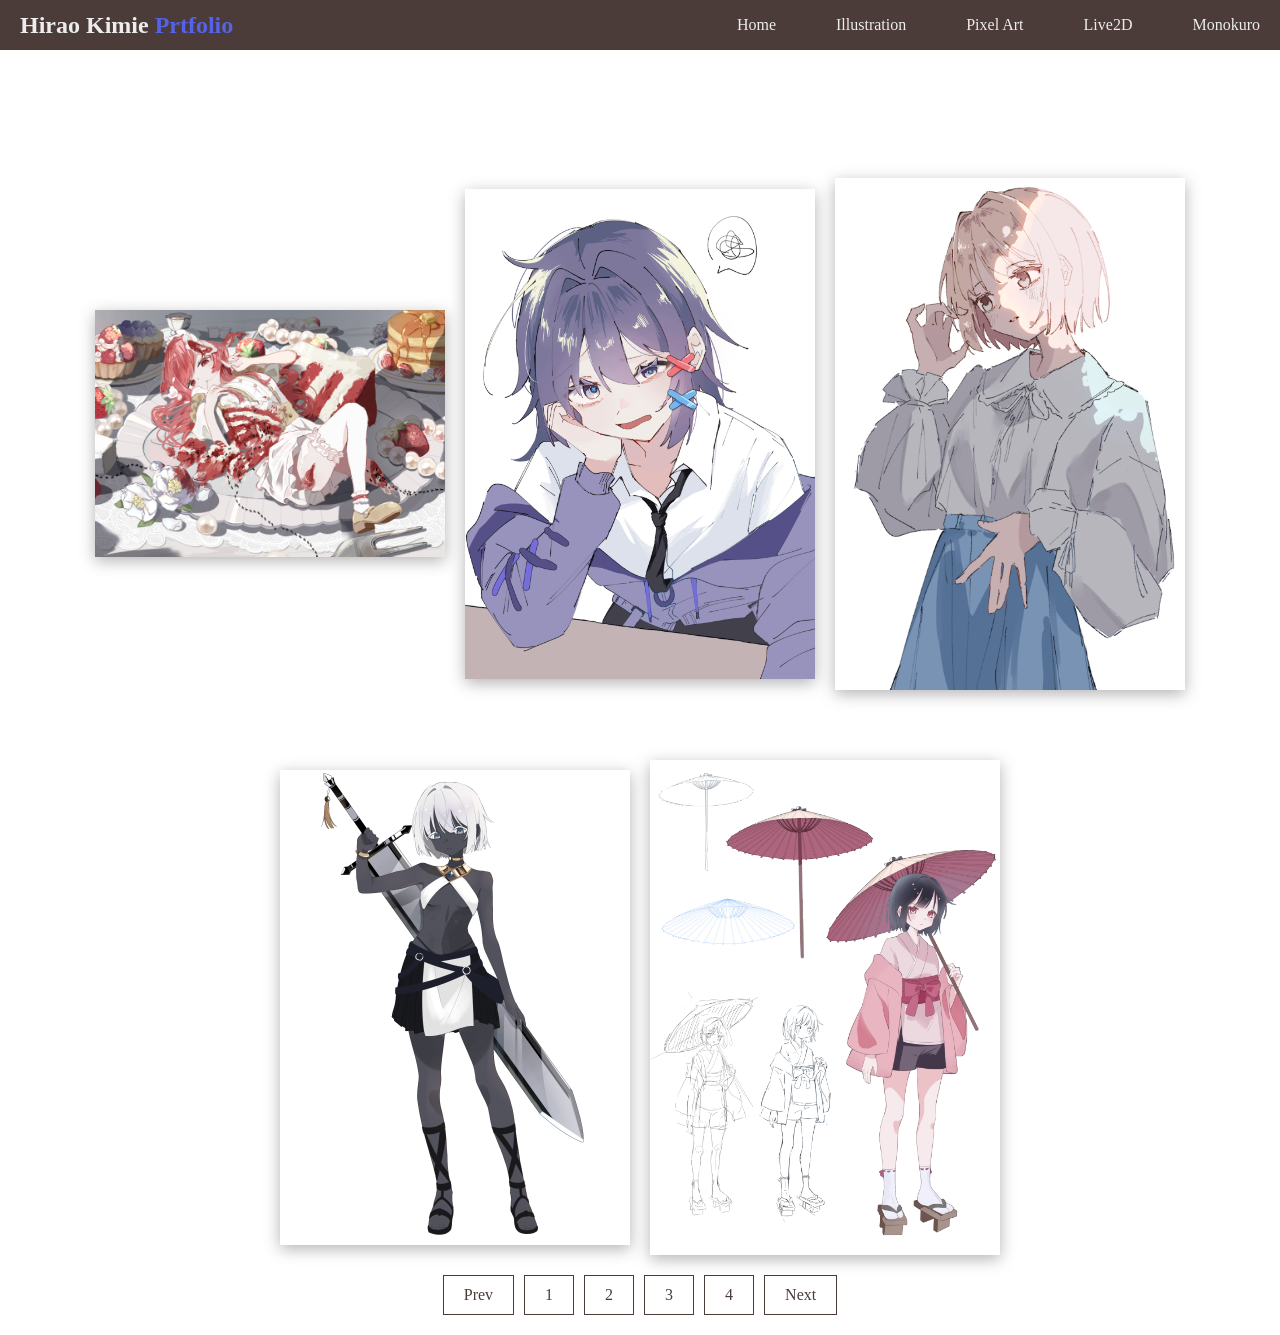
<file: portfolio/Illustration.html>
<html lang="ja">

<link rel="stylesheet" href="css/portfolio.css">

<head>
  <Title>Portfolio</Title>
  <meta charset="utf-8">
  <style>
  @import url('https://fonts.googleapis.com/css2?family=Shippori+Mincho&display=swap');
  </style>
</head>


<body>

 <!-- header -->
  <header>
    <div class="fixed-header flex">
      <a href="" class = "rogo">
        <span>Hirao Kimie</span> Prtfolio  <!-- ロゴ的な -->
      </a>
      <nav>
        <ul class ="header_menu flex">
          <li><a href="Portfolio.html">Home</a></li>
          <li><a href="Illustration.html">Illustration</a></li>
          <li><a href="Pixelart.html">Pixel Art</a></li>
          <li><a href="Live2d.html">Live2D</a></li>
          <li><a href="Monokuro.html">Monokuro</a></li>
        </ul>
      </nav>
    </div>
  </header>

  <main>

  <div class="img shadow">
    <img src="img/tamago.png" alt="Robot">
    <img src="img/illust_3.png" alt="Angel">
    <img src="img/illust_05.png" alt="People">
    <img src="img/illust_07.png" alt="People">
    <img src="img/illust_08.png" alt="People">


    
</div>

<!-- Next -->
<nav class = "pageination">
  <a class = "prev" href="Portfolio.html">Prev</a>
  <a class = "page" href="Illustration.html">1</a>
  <a class = "page" href="Pixelart.html">2</a>
  <a class = "page" href="Live2d.html">3</a>
  <a class = "page" href="Monokuro.html">4</a>
  <a class = "next" href="Pixelart.html">Next</a>
</nav>

</body>

</html>
</file>
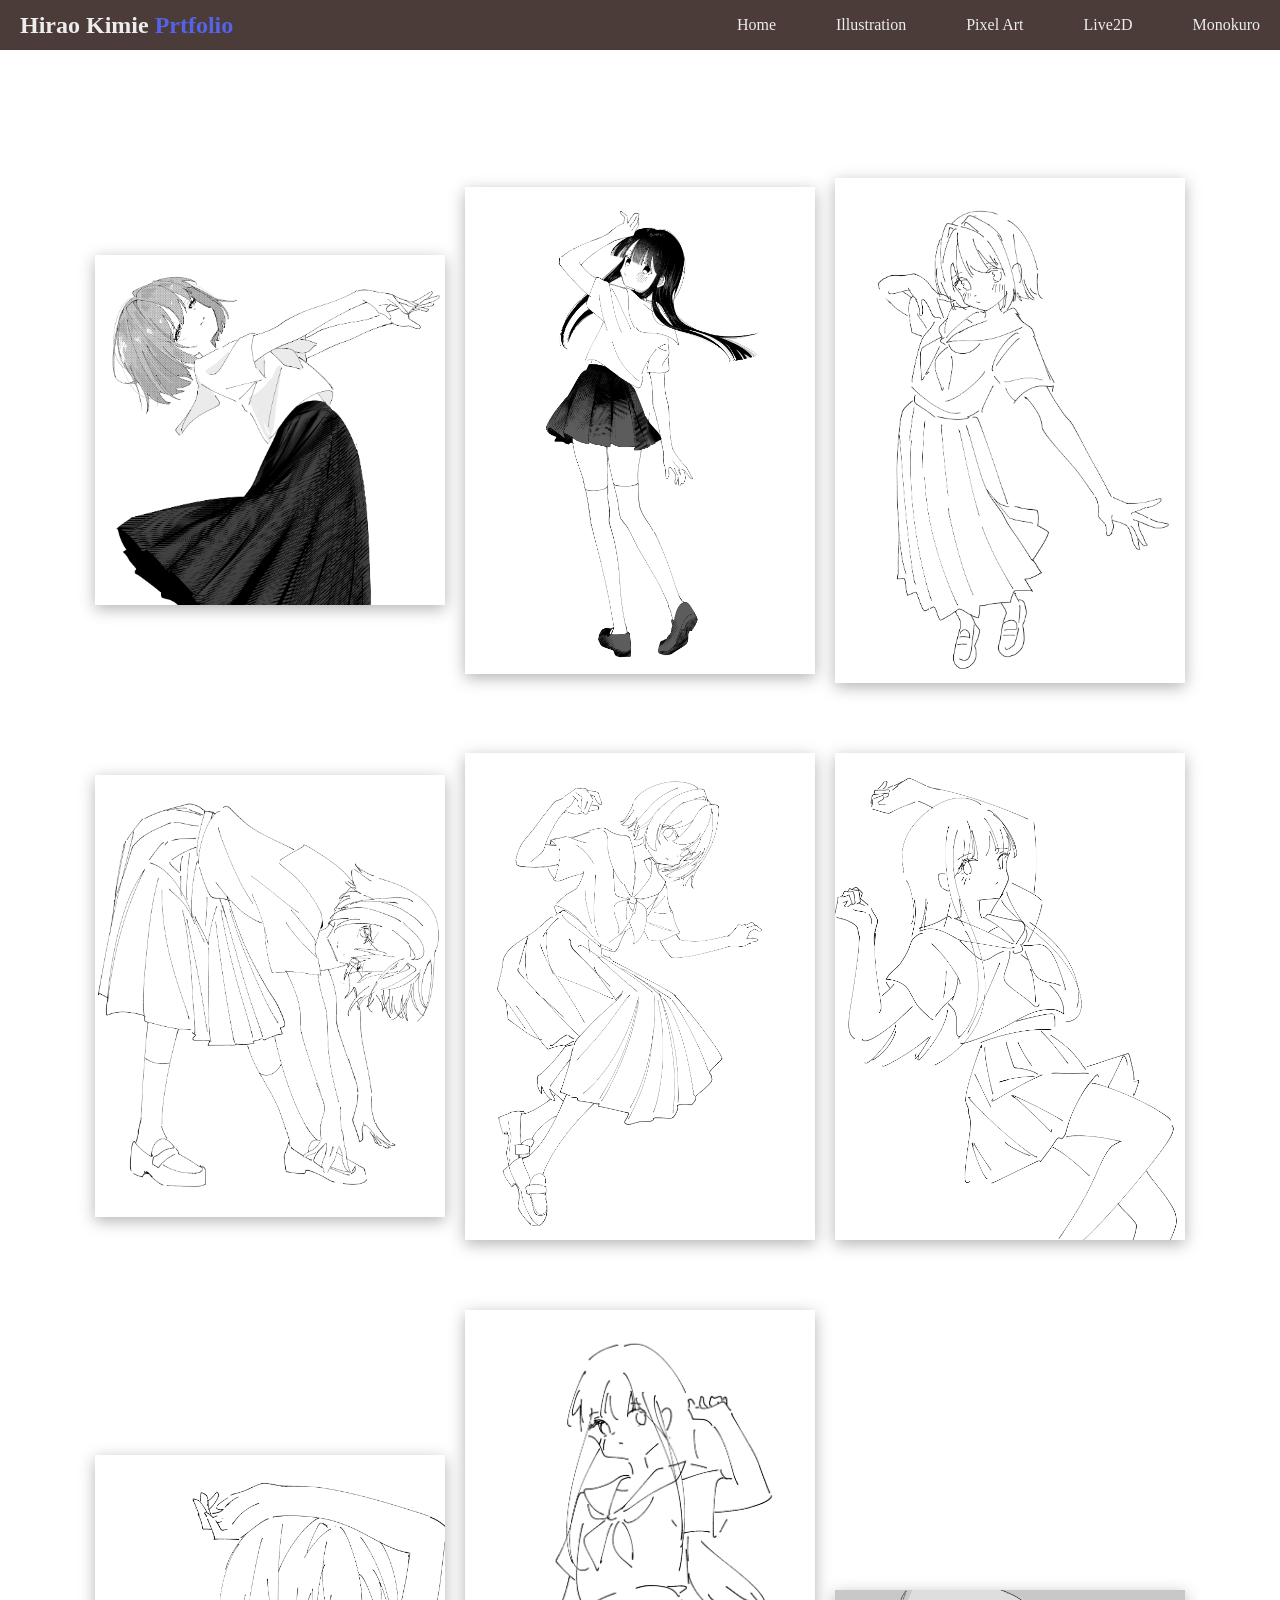
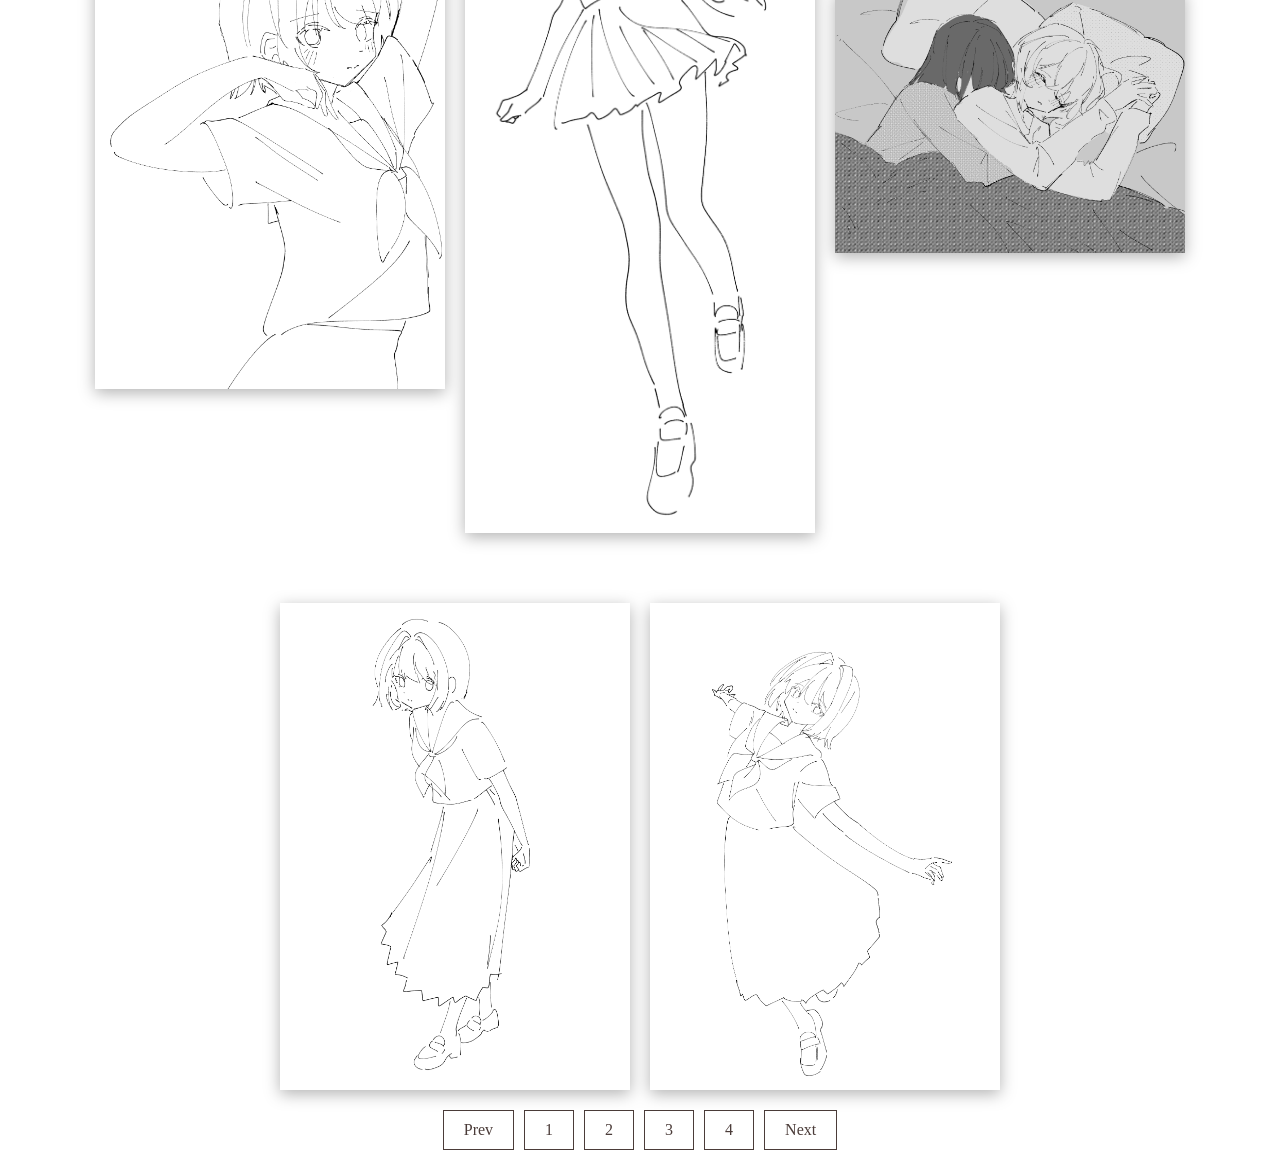
<file: portfolio/Monokuro.html>
<html lang="ja">

<link rel="stylesheet" href="css/portfolio.css">

<head>
  <Title>Portfolio</Title>
  <meta charset="utf-8">
  <style>
  @import url('https://fonts.googleapis.com/css2?family=Shippori+Mincho&display=swap');
  </style>
</head>


<body>

 <!-- header -->
  <header>
    <div class="fixed-header flex">
      <a href="" class = "rogo">
        <span>Hirao Kimie</span> Prtfolio  <!-- ロゴ的な -->
      </a>
      <nav>
        <ul class ="header_menu flex">
          <li><a href="Portfolio.html">Home</a></li>
          <li><a href="Illustration.html">Illustration</a></li>
          <li><a href="Pixelart.html">Pixel Art</a></li>
          <li><a href="Live2d.html">Live2D</a></li>
          <li><a href="Monokuro.html">Monokuro</a></li>

        </ul>
      </nav>
    </div>
  </header>

  
    </section>
<body>
  <div class="img shadow">
    <img src="img/mono_01.png" >
    <img src="img/mono_02.png" >
    <img src="img/mono_03.png" >
    <img src="img/mono_04.png" >
    <img src="img/mono_05.png" >
    <img src="img/mono_06.png" >
    <img src="img/mono_07.png" >
    <img src="img/mono_08.png" >
    <img src="img/mono_09.png" >
    <img src="img/mono_10.png" >
    <img src="img/mono_11.png" >
</div>

<!-- Next -->
<nav class = "pageination">
  <a class = "prev" href="Live2d.html">Prev</a>
  <a class = "page" href="Illustration.html">1</a>
  <a class = "page" href="Pixelart.html">2</a>
  <a class = "page" href="Live2d.html">3</a>
  <a class = "page" href="Monokuro.html">4</a>
  <a class = "next" href="Illustration.html">Next</a>
</nav>

</body>

</html>
</file>
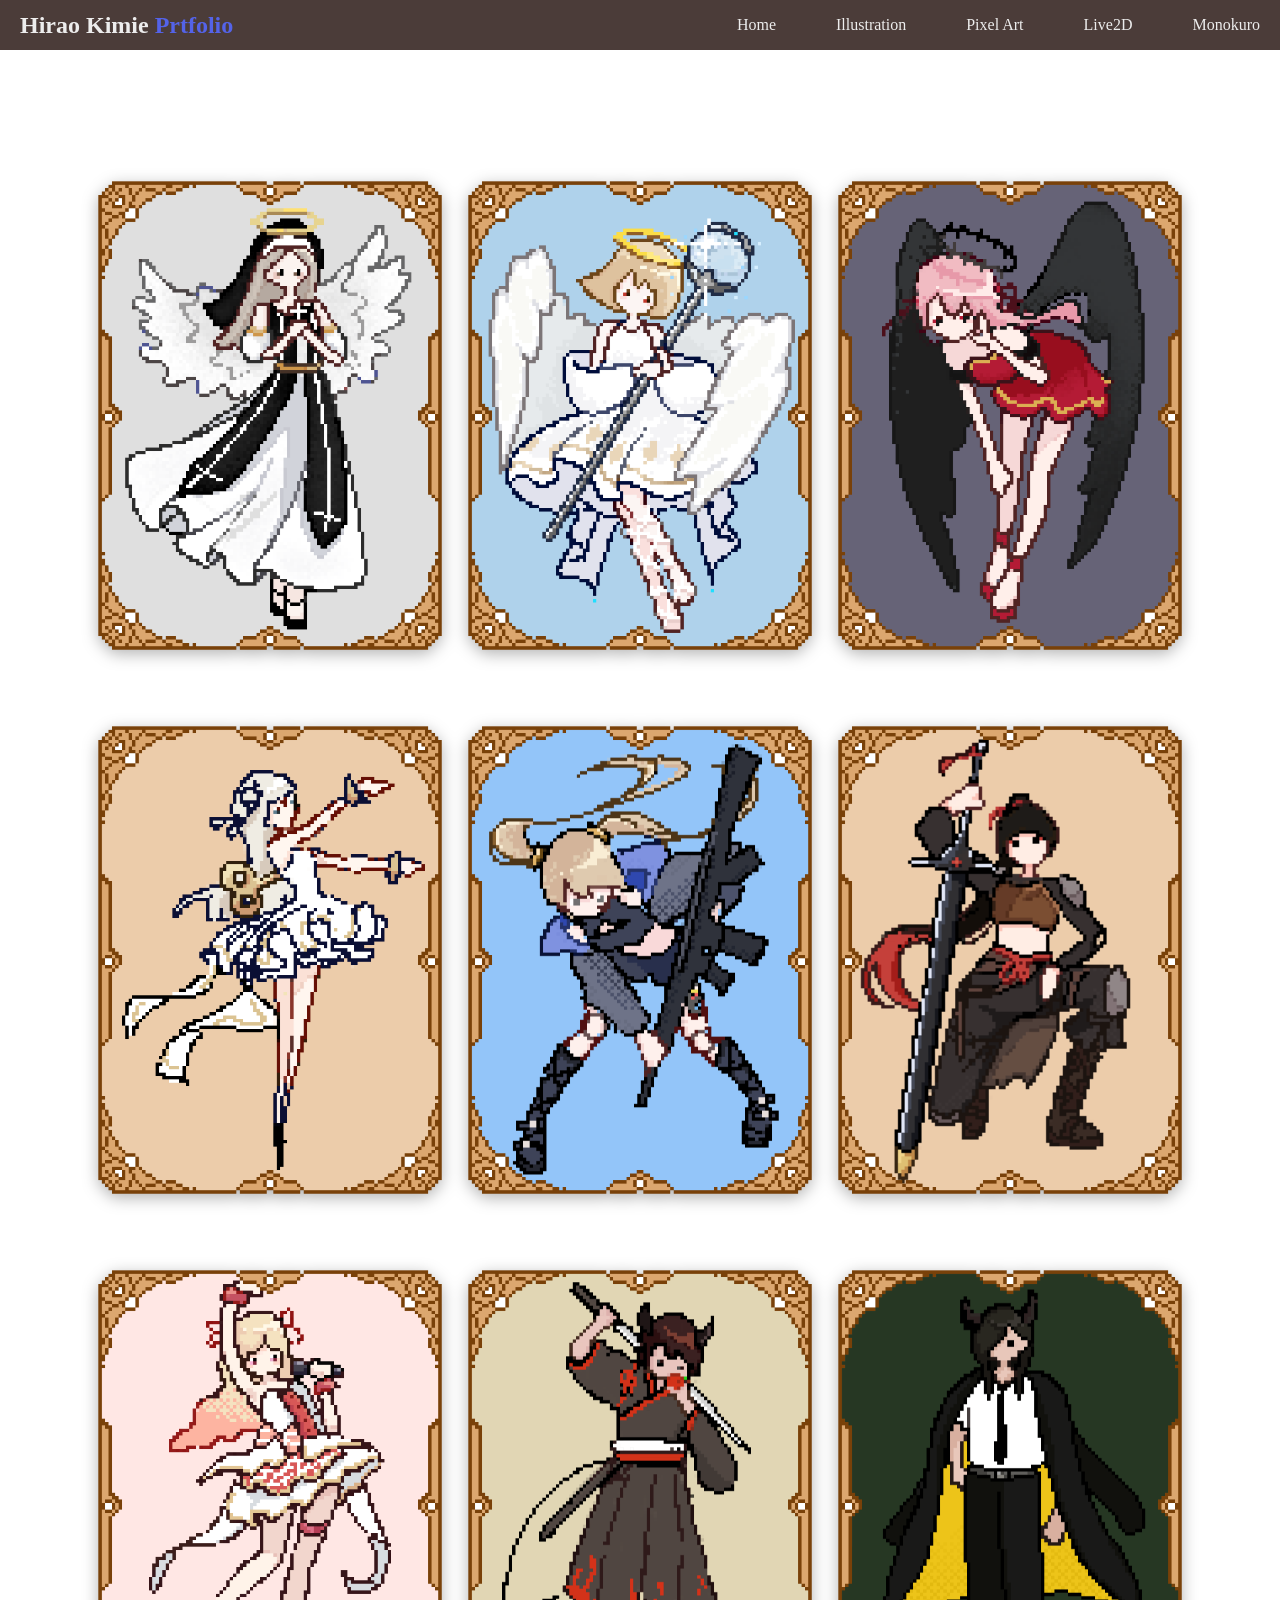
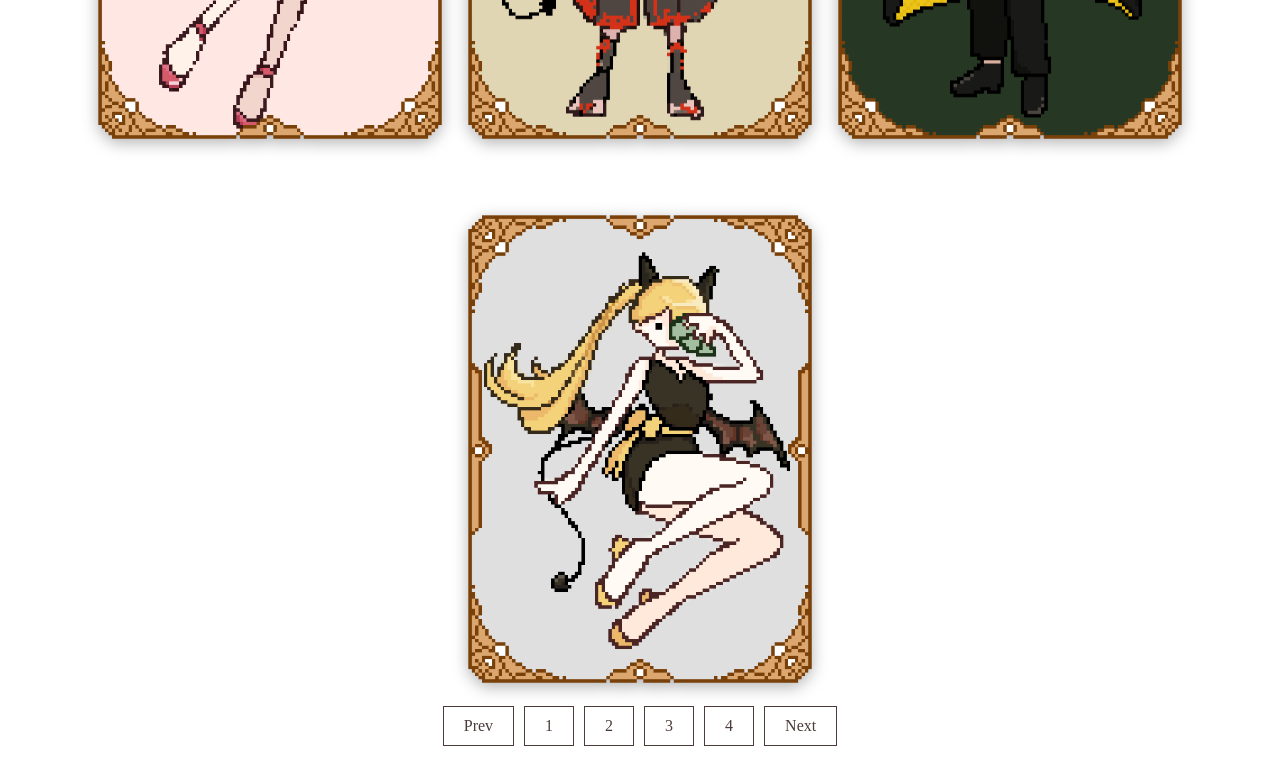
<file: portfolio/Pixelart.html>
<html lang="ja">

<link rel="stylesheet" href="css/portfolio.css">

<head>
  <Title>Portfolio</Title>
  <meta charset="utf-8">
  <style>
  @import url('https://fonts.googleapis.com/css2?family=Shippori+Mincho&display=swap');
  </style>
</head>


<body>

 <!-- header -->
  <header>
    <div class="fixed-header flex">
      <a href="" class = "rogo">
        <span>Hirao Kimie</span> Prtfolio  <!-- ロゴ的な -->
      </a>
      <nav>
        <ul class ="header_menu flex">
          <li><a href="Portfolio.html">Home</a></li>
          <li><a href="Illustration.html">Illustration</a></li>
          <li><a href="Pixelart.html">Pixel Art</a></li>
          <li><a href="Live2d.html">Live2D</a></li>
          <li><a href="Monokuro.html">Monokuro</a></li>
        </ul>
      </nav>
    </div>
  </header>

<body>
  <div class="img shadow">
    <img src="img/Dot_01.png" alt="Robot">
    <img src="img/Dot_02.png" alt="Robot">
    <img src="img/Dot_03.png" alt="Robot">
    <img src="img/Dot_04.png" alt="Robot">
    <img src="img/Dot_05.png" alt="Robot">
    <img src="img/Dot_06.png" alt="Robot">
    <img src="img/Dot_07.png" alt="Robot">
    <img src="img/Dot_08.png" alt="Robot">
    <img src="img/Dot_09.png" alt="Robot">
    <img src="img/Dot_10.png" alt="Robot">

</div>

<!-- Next -->
<nav class = "pageination">
  <a class = "prev" href="Illustration.html">Prev</a>
  <a class = "page" href="Illustration.html">1</a>
  <a class = "page" href="Pixelart.html">2</a>
  <a class = "page" href="Live2d.html">3</a>
  <a class = "page" href="Monokuro.html">4</a>
  <a class = "next" href="Live2d.html">Next</a>
</nav>


</body>

</html>
</file>
<file: portfolio/css/portfolio.css>
body {
    font-family: "Kiwi Maru", serif;
}

.kiwi-maru-regular {
  font-weight: 400;
  font-style: normal;
}


.fixed-header{
    position: fixed;
    top: 0;
    left: 0;
    width: 100%;
    height: auto;/*ここをオートにしないと2行目になった時にmargin-bottomないなる*/
    background: #4B3C39;   /* 黒いバー */
    /* display: flex;
    align-items: center;
    justify-content: center; */
    

    z-index: 1000;
}

header{
    padding: 0px;
    margin-bottom: 20px;
    padding-top: 100px;
}

.header_menu li{
    margin-left: 40px;
    list-style: none;
}
 /* メニュー文字*/
.header_menu a{
    list-style: none; 
    text-decoration: none;
    color: #EDEDED;
    padding: 0 20px 0 0px;
    margin-bottom: 50px;

}

.header_menu li a{  
    transition: .3s;
}

/*メニューにカーソルを当てると色変更*/
.header_menu li a:hover{
    color: #5463e9;
    transition: .3s;
}

.rogo{
    padding: 0px 20;
    font-size: 24px;
    font-weight: 700;
    color: #5463e9;
    text-decoration: none;
}

/*spanで囲われてる中の文字だけ変更*/
.rogo span{
    color: #EDEDED;
}

/*画面全体が中央らへんに収まるように*/
.container{
    width: 90%;
    max-width: 1120px;
    margin: 0 auto;
    position: relative;/*浮かすやつの親*/
}

/*横並びにする*/
.flex {
    display: flex;
    justify-content: space-between;
    flex-wrap:wrap;/*横幅が狭くなったら勝手に横並びになる*/
    align-items: center;
}


.below {
  background: #EDEDED;
  padding: 10px;
  margin: 10px;
  
} 

.middle img{
    width: 22%;
    padding: 10px;
    margin: 5px;
}

/*main*/

#hero {
    background-image: url(../img/tamago.png);
    background-position: center;
    background-size: cover;
    height: 400px;
    border-radius: 30px;
    display: flex;
    align-items: center;
    margin-bottom: 90px;
    overflow: hidden;/*はみ出たらカッとしろ*/
    filter: drop-shadow(0 4px 8px rgba(0, 0, 0, 0.3));/* 影をつける */

}
/*疑似要素（おまけ）画像を暗くする*/
#hero::before{
    content: '';
    width: 100%;
    height: 100%;
    background-color: #4B3C39;
    position: absolute;/*浮かす*/
    top: 0;
    left: 0;
    opacity: 0.2;/*府透明度20%*/
    z-index: 1;/*レイヤー*/

}

.hero_inner{
    z-index: 2;
    color: #EDEDED;
    width: 100%;
    text-align: center;
    text-shadow:
    0 4px 8px rgba(0, 0, 0, 0.5);
}

.hero_inner p {
    font-size: 100px;
    font-weight: 500;
}

h1 {
    text-align: center;
    font-size: 120px;
    color: #4B3C39;
    padding: 10px;
    margin: 20px;
}

h2 {
    text-align: center;
    font-size: 34px;
    color: #EDEDED;
    padding: 50px;
    margin: 100px 0 100px;
    background-color: #4B3C39;
    border-radius: 24px;
}

h3 {
    font-size: 20px;
    color: #4B3C39;
    padding: 80px 0 0px 0;
    margin: 20px;

}

h4 {
    font-size: 18px;
    color: #922951;
    padding: 80px 0 0px 0;
    margin: 20px;

}

/*コンセプト*/

#concept{
    margin-bottom: 120px;
}

.titl{
    font-size: 50px;
    font-weight: 500;
    color: #4B3C39;
    margin-bottom: 40px;
}

#concept h3{
    font-size: 36px;
    font-weight: 700;
    margin-bottom: 60px;
}
.column_2{
    width: 48%;
    text-align: center;
}

.text{
    line-height: 2;
    text-align: center;
    
    
}

/* introduceイメージ画像 */
.concept_img{
    background-image: url(../img/illust_3.png);
    background-position: center;
    background-size: cover;
    height: 400px;
    border-radius: 30px;
    filter: drop-shadow(0 4px 8px rgba(0, 0, 0, 0.3));/* 影をつける */
}

/*works*/

.column_a,
.column_b,
.column_c,
.column_d{
    width: 100%;
    height: 340px;
    background-position: center;
    background-size: cover;
    border-radius: 100px 100px 0 0;
    transition: transform 0.3s ease;
}

/* Worksホバー時拡大 */
.column_a:hover,
.column_b:hover,
.column_c:hover,
.column_d:hover{
    transform: scale(1.1); /* 拡大率を指定 */
}

.column_a{
    background-image: url(../img/tamago.png);
}

.column_b{
    background-image: url(../img/Dot_05.png);
}

.column_c{
    background-image: url(../img/live2d_01.png);
}

.column_d{
    background-image: url(../img/mono_01.png);
}

.work_img{
    display: block;
    overflow: hidden;
    border-radius: 100px 100px 0 0;
    filter: drop-shadow(0 4px 8px rgba(0, 0, 0, 0.3));/* 影をつける */

}

.work_text{
    width: 24%;
    text-align: center;
    overflow: hidden;
}

.work_text a{
    text-decoration: none;
    transition: .3s;  
}

.work_text a:hover{
    color: #5463e9;  
    text-decoration: none;
    transition: .3s;      /* マウスを乗せたとき */
}

.work_text h4{
    color: #922951;  
    text-decoration: none;      /* マウスを乗せたとき */
}

.img{
    display: flex;
    justify-content: center; /* 横方向の中央寄せ */
    align-items: center;     /* 縦方向の中央揃え */
    flex-wrap: wrap;
    gap: 20px;
}

/* works内画像の幅 */
.img img{
    width: 350px;   /* 好きな幅 */
    height: auto;   /* 高さは自動 */
    padding-top: 50px;
}

.skills_Clip,
.skills_Ae,
.skills_HTML,
.skills_CSS,
.skills_Unity,
.skills_Ps,
.skills_Python{
    width: 150px;
    height: 150px;
    background-position: center;
    background-size: contain;
    background-repeat: no-repeat;
    border-radius: 20px;
    filter: drop-shadow(0 4px 8px rgba(0, 0, 0, 0.3));/* 影をつける */
    margin: 20px 0 90px;
}

.shadow{
    filter: drop-shadow(0 4px 8px rgba(0, 0, 0, 0.3));/* 影をつける */
    
}

.skills_Clip{
    background-image: url("../img/Icon_Clip.png");
}

.skills_Ae{
    background-image: url("../img/Icon_Ae.png");
}

.skills_HTML{
    background-image: url("../img/Icon_HTML.png");
}

.skills_Ps{
    background-image: url("../img/Icon_Ps.png");
}

.skills_Python{
    background-image: url("../img/Icon_Python.png");
}

.skills_Unity{
    background-image: url("../img/Icon_Unity.png");
}

.skills_CSS{
    background-image: url("../img/Icon_CSS.png");
}

.skills_text{
    width: 49%;
    display: flex;
    align-items: center;  
}

.skills_mix{
    font-size: 24px;
    color: #4B3C39;
    margin: 0 0 0 30px;
}

.skills_mix h3{
    font-size: 24px;
    color: #4B3C39;
    margin: 0 0 10px;
    padding: 0px;
    text-align: center;
}

.skills_mix p{
    font-size: 24px;
    color: #4B3C39;
    padding: 0px;
    margin: 100px 0 50px 0;
}

.skills_text p{
    margin-left: 20px;      /* 画像と文字の間隔 */
    color: #4B3C39;
    margin: 0 0 0 30px;
}

.skills_flex{
    display: flex;
    justify-content: space-between;
    flex-wrap:wrap;/*横幅が狭くなったら勝手に横並びになる*/
    align-items: center;
}

.footer{
    text-align: center;
    padding: 20px;
}

/* アニメーション設定 */

/* 画面に入ったら表示 */
.fadeUp{
    opacity: 0;
    transform: translateY(50px);
    transition: opacity 0.8s ease, transform 0.8s ease;
}

.fadeUp.show{
    opacity: 1;
    transform: translateY(0);
}

.lsit{
    border: 3px solid #4B3C39;
    width: 300px;
    height: 300px;
    padding: 30px;
}

.scroll-x{
    overflow-x: scroll;
}

/* ページネーション */
.pageination{
    display: flex;
    justify-content: center;
    align-items: center;
    gap: 10px;
    margin: 20px 0;
}

.pageination a{
    text-decoration: none;
    color: #4B3C39;
    padding: 10px 20px;
    border: 1px solid #4B3C39;
}

.pageination a:hover{
    background-color: #4B3C39;
    color: #fff;
}

/* 動画 */

.movie_item{
    width: 48%;
    margin-bottom: 40px;
    text-align: center;
}

.movie_video{
    width: 100%;
    height: auto;
    border-radius: 30px;
    display: block;
    filter: drop-shadow(0 4px 8px rgba(0, 0, 0, 0.3));/* 影をつける */

}

.video_text{
    margin-top: 15px;
    padding: 0;
    text-align: center;
}

/* grid Test */

.grid{
    display: grid;
    /* background-color: #922951; */
    width: 900px;
    grid-template-columns: 1fr 1fr 1fr;
    justify-content:center;
    
}

.itemtest{
    border: 3px solid;
    padding: 2%;
    margin: 2%;
    color:#4B3C39;
    border-radius: 30px;
    text-align: center;
}
</file>
